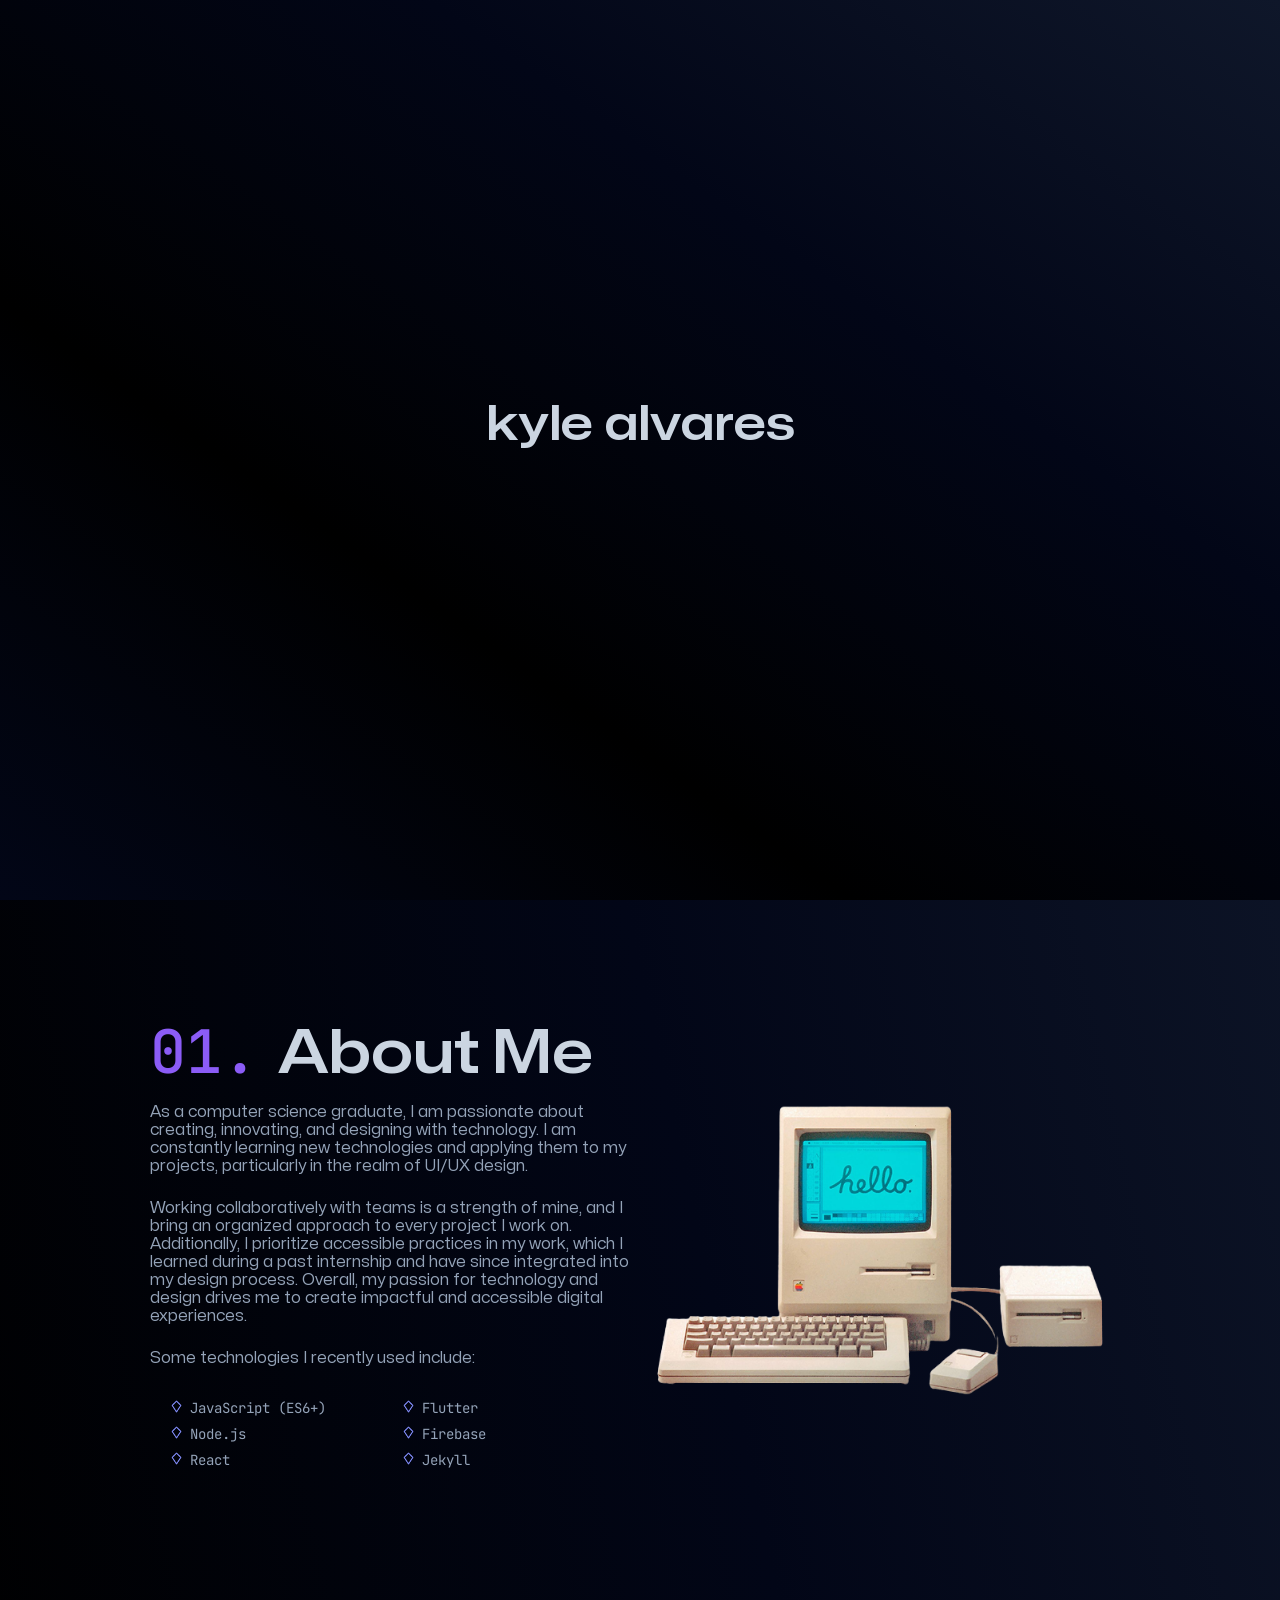
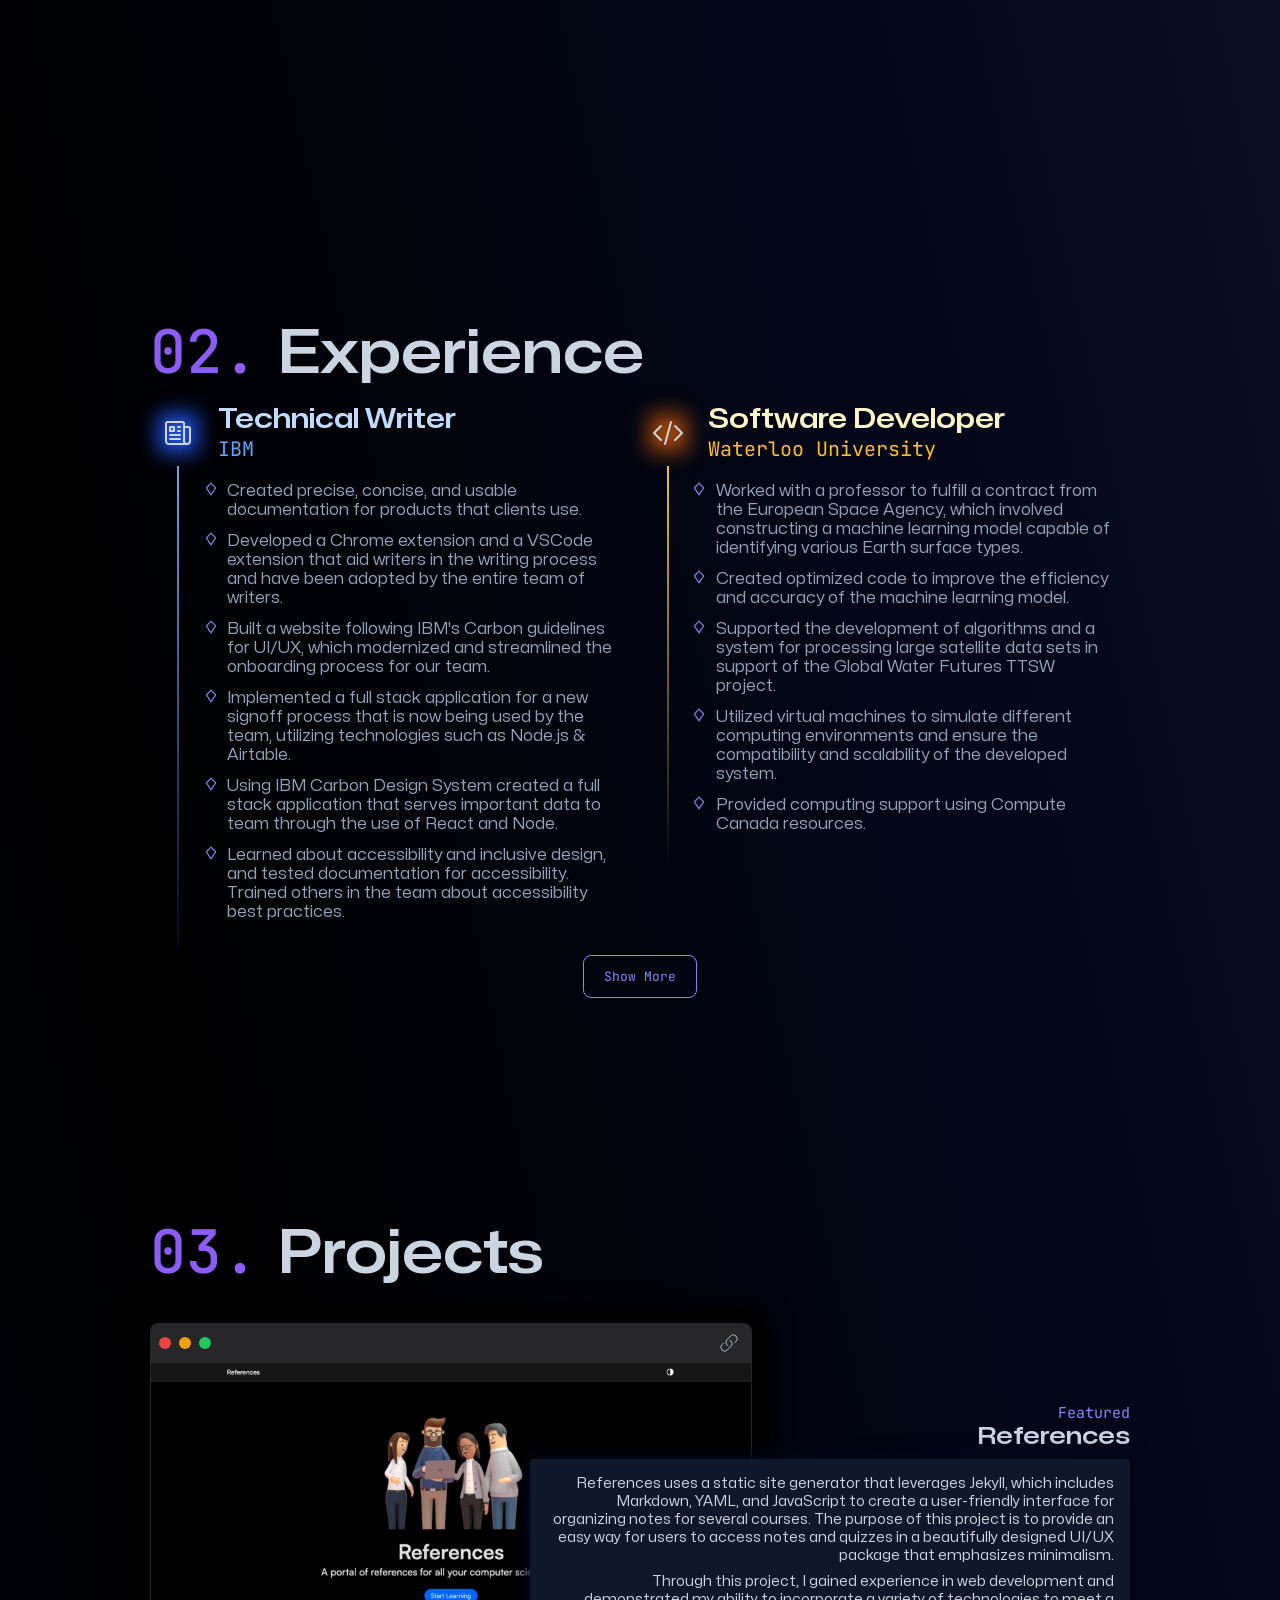
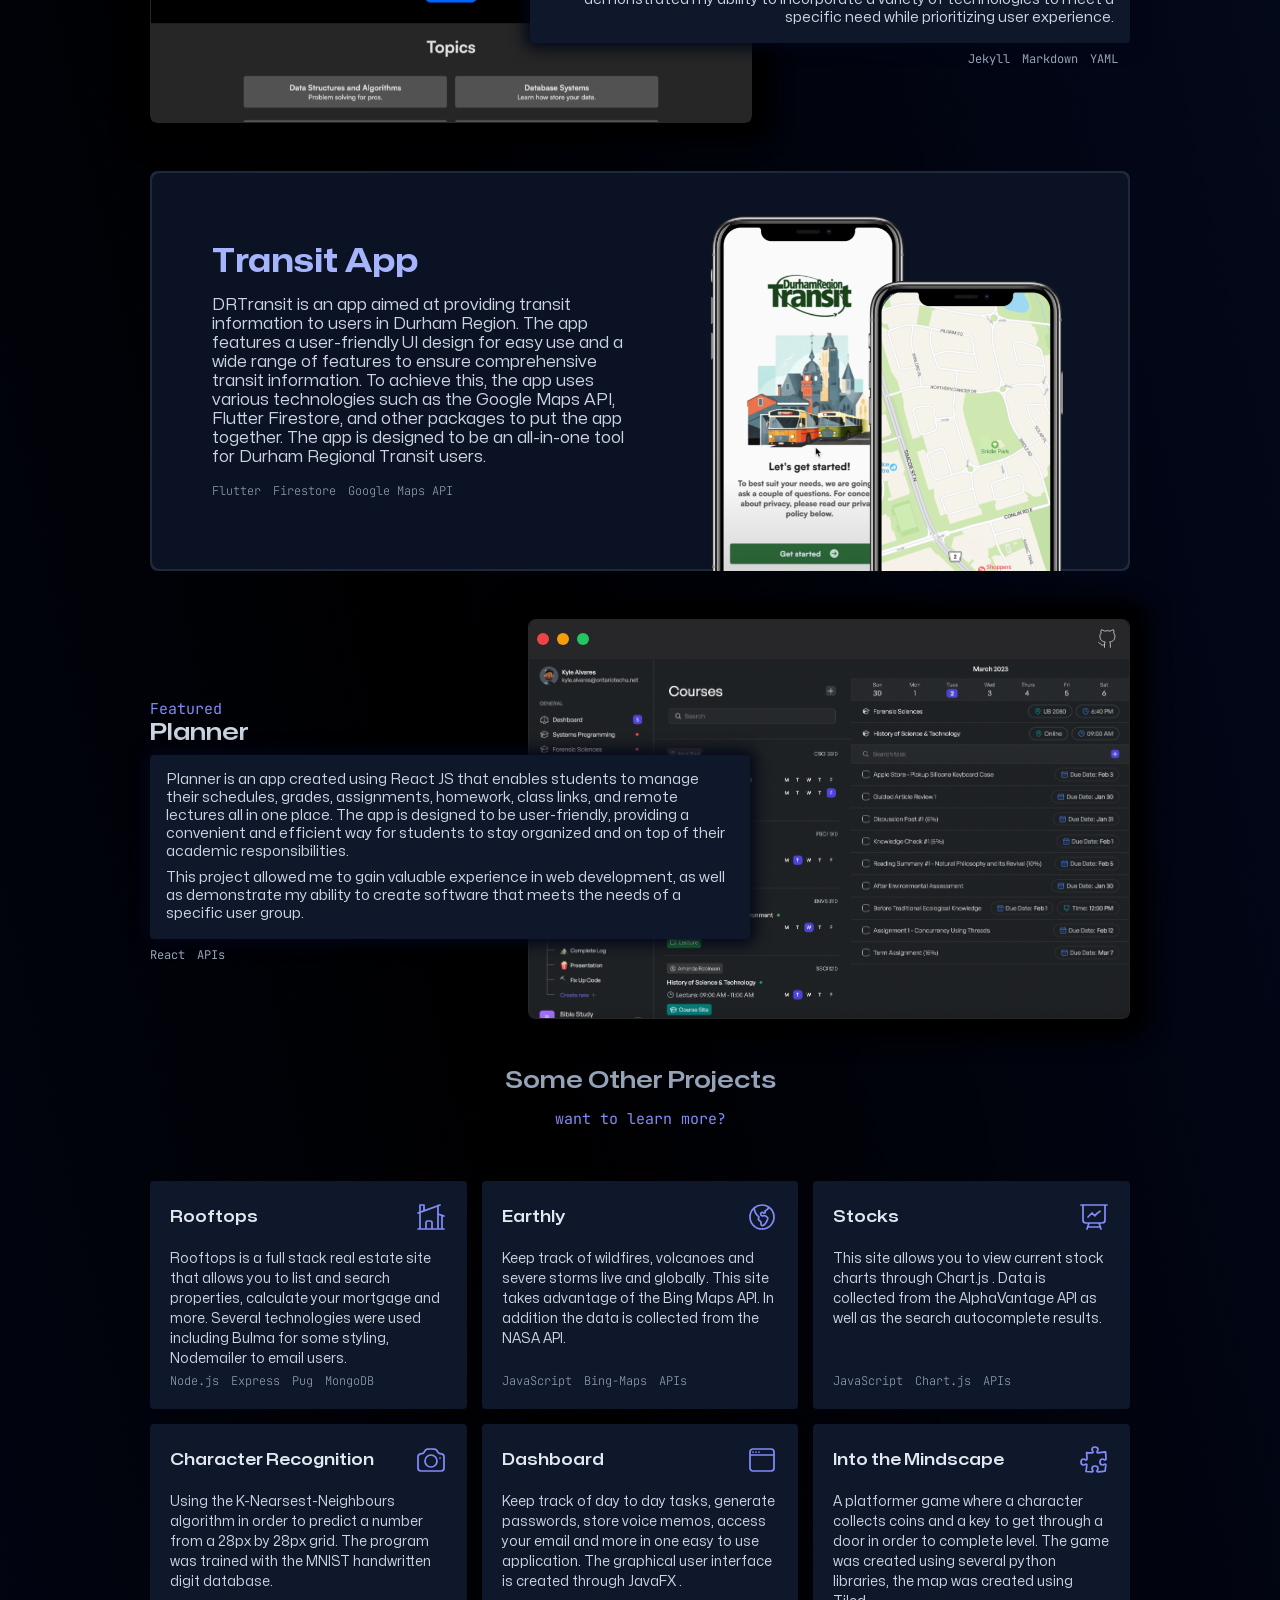
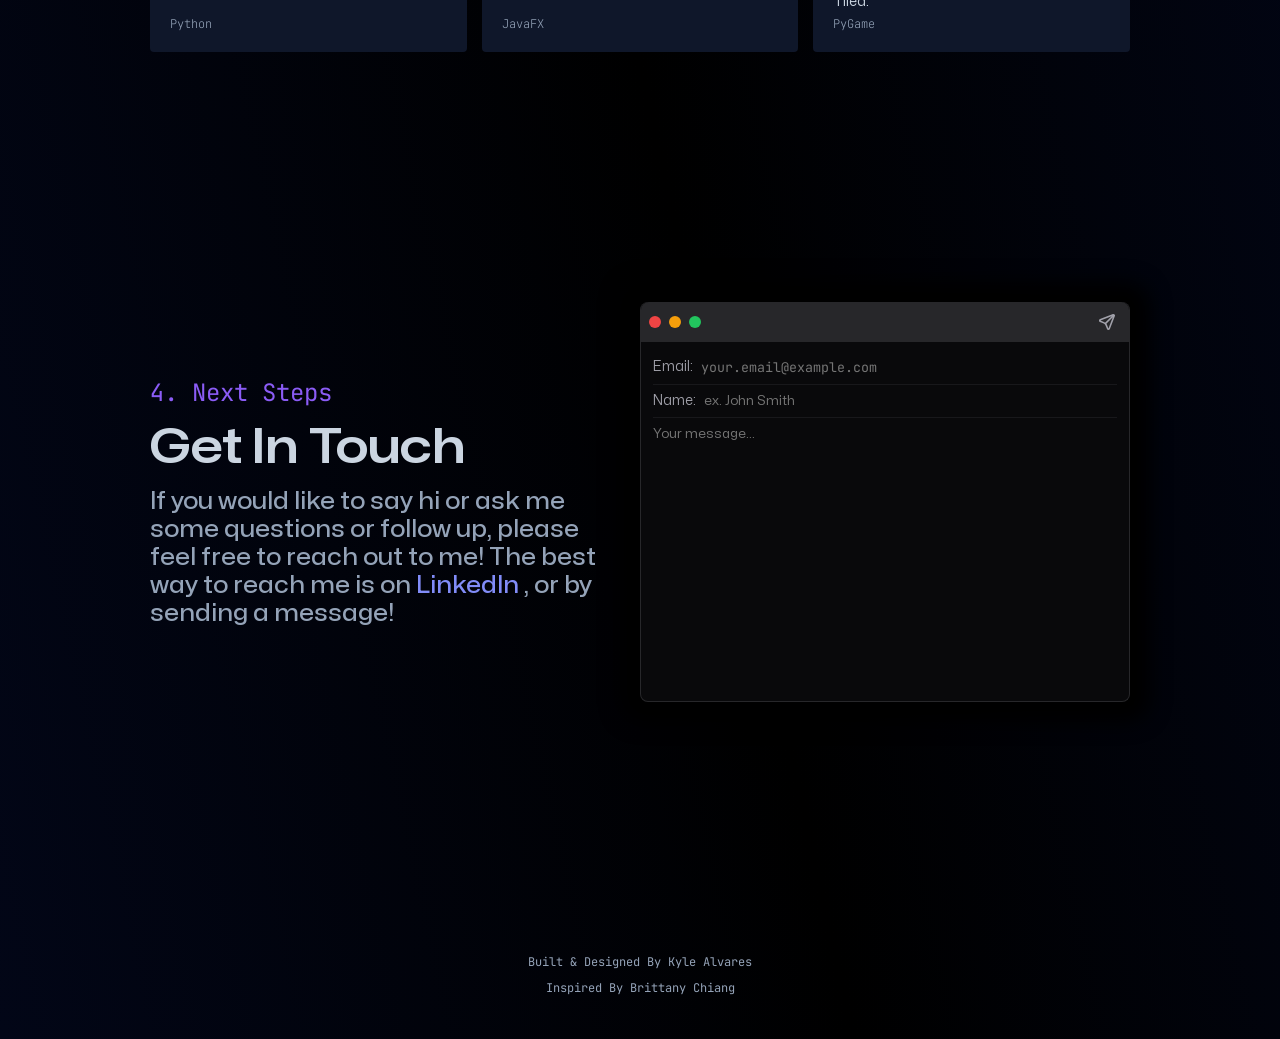
<file: index.html>
<!DOCTYPE html>
<html lang="en">

<head>
    <meta name="google-site-verification" content="GVI__kMhoRobwFnLD0f1VKs9NjcuY7ZqEzGULjCJRVM" />
    <meta charset="UTF-8">
    <meta http-equiv="X-UA-Compatible" content="IE=edge">
    <meta name="viewport" content="width=device-width, initial-scale=1.0">
    <title>Kyle Alvares</title>
    <link rel="shortcut icon" href="assets/favicon.svg">
    <link rel="preload" href="fonts/Mona-Sans.woff2" as="font" type="font/woff2" crossorigin>
    <link rel="preload" href="fonts/JetBrainsMono-Variable.woff2" as="font" type="font/woff2" crossorigin>
    <link rel="stylesheet" href="styles/style.css">
    <link rel="stylesheet" type="text/css" href="styles/tablet.css" media="screen and (max-width: 1000px)">
    <link rel="stylesheet" type="text/css" href="styles/mobile.css" media="screen and (max-width: 885px)">
    <script src="https://code.jquery.com/jquery-3.6.4.min.js"
        integrity="sha256-oP6HI9z1XaZNBrJURtCoUT5SUnxFr8s3BzRl+cbzUq8=" crossorigin="anonymous" defer></script>
    <script src="index.js" defer></script>
    <link rel="stylesheet" href="https://unpkg.com/aos@next/dist/aos.css" />
    <script src="https://unpkg.com/aos@next/dist/aos.js"></script>
</head>

<body>
    <div id="preloader" class="preloader">
        <span>k</span>
        <span>y</span>
        <span>l</span>
        <span style="margin-right: 12px;">e</span>
        <span>a</span>
        <span>l</span>
        <span>v</span>
        <span>a</span>
        <span>r</span>
        <span>e</span>
        <span>s</span>
    </div>
    <nav class="space-between">
        <div class="logo">
            <div class="blur"></div>
            <a href="#" id="logo">kyle alvares</a>
        </div>
        <div class="menu">
            <a href="#about" class="underline"><span>01.</span> About</a>
            <a href="#experience" class="underline"><span>02.</span> Experience</a>
            <a href="#projects" class="underline"><span>03.</span> Projects</a>
            <a href="#contact" class="underline"><span>04.</span> Contact</a>
            <a href="https://kylealvares.github.io/portfolio/data/Resume.pdf" target="_blank" rel="noopener" class="box-link">Resume</a>
        </div>
        <div id="hamburger" class="mobile-menu">
            <svg xmlns="http://www.w3.org/2000/svg" fill="none" viewBox="0 0 24 24" stroke-width="1.5"
                stroke="currentColor" class="w-6 h-6">
                <path stroke-linecap="round" stroke-linejoin="round"
                    d="M3.75 5.25h16.5m-16.5 4.5h16.5m-16.5 4.5h16.5m-16.5 4.5h16.5" />
            </svg>
        </div>

        <div id="mobile-menu-links">
            <a href="#about" class="underline"><span>01.</span> About</a>
            <a href="#experience" class="underline"><span>02.</span> Experience</a>
            <a href="#projects" class="underline"><span>03.</span> Projects</a>
            <a href="#contact" class="underline"><span>04.</span> Contact</a>
            <a href="https://kylealvares.github.io/portfolio/data/Resume.pdf" target="_blank" r" class="box-link">Resume</a>
        </div>
    </nav>
    <div class="content">
        <section id="intro">
            <h1>Welcome, I'm</h1>
            <h2>Kyle Alvares</h2>
            <h3>I use code to make life easier.</h3>
            <p class="desc">I recently completed by undergraduate in Computer Science and I'm passionate designing
                about creating apps and products. Currently, I work on creating products that are easy-to-use and
                accessible at
                <a href="https://www.ibm.com/" target="_blank" r" class="underline">IBM</a>.
            </p>
            <a href="#about" id="keep-reading" class="box-link">More about me!</a>
        </section>
        <div>
            <section id="about" data-aos="fade-up" data-aos-duration="1000" data-aos-delay="0" data-aos-once="true">
                <div class="space-between">
                    <div>
                        <h2><span class="accent">01.</span>About Me</h2>
                        <p>As a computer science graduate, I am passionate about creating, innovating, and designing
                            with
                            technology. I am constantly learning new technologies and applying them to my projects,
                            particularly
                            in
                            the realm of UI/UX design.
                        </p>
                        <p>
                            Working collaboratively with teams is a strength of mine, and I bring an
                            organized approach to every project I work on. Additionally, I prioritize accessible
                            practices in my
                            work, which I learned during a past internship and have since integrated into my design
                            process.
                            Overall, my passion for technology and design drives me to create impactful and accessible
                            digital
                            experiences.
                        </p>
                        <p>Some technologies I recently used include:</p>
                        <div class="flex technologies">
                            <ul>
                                <li>JavaScript (ES6+)</li>
                                <li>Node.js</li>
                                <li>React</li>
                            </ul>
                            <ul>
                                <li>Flutter</li>
                                <li>Firebase</li>
                                <li>Jekyll</li>
                            </ul>
                        </div>
                    </div>
                    <div>
                        <img id="mac" src="assets/macintosh-1984.png" alt="macintosh-1984">
                    </div>
                </div>
            </section>
        </div>
        <section id="experience" data-aos="fade-up" data-aos-duration="1000" data-aos-delay="0" data-aos-once="true">
            <h2><span class="accent">02.</span>Experience</h2>
            <div class="flex">
                <div id="writer" class="column">
                    <div class="head" data-aos="fade-in" data-aos-delay="100" data-aos-once="true">
                        <div class="icon">
                            <div class="blur"></div>
                            <svg xmlns="http://www.w3.org/2000/svg" fill="none" viewBox="0 0 24 24" stroke-width="1.5"
                                stroke="currentColor" class="w-6 h-6">
                                <path stroke-linecap="round" stroke-linejoin="round"
                                    d="M12 7.5h1.5m-1.5 3h1.5m-7.5 3h7.5m-7.5 3h7.5m3-9h3.375c.621 0 1.125.504 1.125 1.125V18a2.25 2.25 0 01-2.25 2.25M16.5 7.5V18a2.25 2.25 0 002.25 2.25M16.5 7.5V4.875c0-.621-.504-1.125-1.125-1.125H4.125C3.504 3.75 3 4.254 3 4.875V18a2.25 2.25 0 002.25 2.25h13.5M6 7.5h3v3H6v-3z" />
                            </svg>
                        </div>
                        <div>
                            <p class="role">Technical Writer</p>
                            <p class="company">IBM</p>
                        </div>
                    </div>
                    <div class="body" data-aos="fade-in" data-aos-delay="200" data-aos-once="true">
                        <div class="border"></div>
                        <div>
                            <ul>
                                <li data-aos="fade-in" data-aos-delay="150" data-aos-once="true">Created precise, concise, and usable documentation for products that clients use.
                                </li>
                                <li data-aos="fade-in" data-aos-delay="200" data-aos-once="true">Developed a Chrome extension and a VSCode extension that aid writers in the writing
                                    process and have been adopted by the entire team of writers.</li>
                                <li data-aos="fade-in" data-aos-delay="250" data-aos-once="true">Built a website following IBM's Carbon guidelines for UI/UX, which modernized and
                                    streamlined
                                    the onboarding process for our team.</li>
                                <li data-aos="fade-in" data-aos-delay="300" data-aos-once="true">Implemented a full stack application for a new signoff process that is now being
                                    used by the team, utilizing
                                    technologies such as Node.js & Airtable.</li>
                                <li data-aos="fade-in" data-aos-delay="350" data-aos-once="true">Using IBM Carbon Design System created a full stack application that serves
                                    important data to team through the use of React and Node.</li>
                                <li data-aos="fade-in" data-aos-delay="400" data-aos-once="true">Learned about accessibility and inclusive design, and tested documentation for
                                    accessibility. Trained others in the team about accessibility best practices.</li>
                            </ul>
                        </div>
                    </div>
                </div>
                <div id="waterloo" class="column">
                    <div class="head" data-aos="fade-in" data-aos-delay="100" data-aos-once="true">
                        <div class="icon">
                            <div class="blur"></div>
                            <svg xmlns="http://www.w3.org/2000/svg" fill="none" viewBox="0 0 24 24" stroke-width="1.5"
                                stroke="currentColor" class="w-6 h-6">
                                <path stroke-linecap="round" stroke-linejoin="round"
                                    d="M17.25 6.75L22.5 12l-5.25 5.25m-10.5 0L1.5 12l5.25-5.25m7.5-3l-4.5 16.5" />
                            </svg>
                        </div>
                        <div>
                            <p class="role">Software Developer</p>
                            <p class="company">Waterloo University</p>
                        </div>
                    </div>
                    <div class="body" data-aos="fade-in" data-aos-delay="200" data-aos-once="true">
                        <div class="border"></div>
                        <div>
                            <ul>
                                <li data-aos="fade-in" data-aos-delay="150" data-aos-once="true">Worked with a professor to fulfill a contract from the European Space Agency, which
                                    involved constructing a machine learning model capable of identifying various Earth
                                    surface types.</li>
                                <li data-aos="fade-in" data-aos-delay="200" data-aos-once="true">Created optimized code to improve the efficiency and accuracy of the machine
                                    learning model.</li>
                                <li data-aos="fade-in" data-aos-delay="250" data-aos-once="true">Supported the development of algorithms and a system for processing large satellite
                                    data sets in support of the Global Water Futures TTSW project.</li>
                                <li data-aos="fade-in" data-aos-delay="300" data-aos-once="true">Utilized virtual machines to simulate different computing environments and ensure
                                    the compatibility and scalability of the developed system.</li>
                                <li data-aos="fade-in" data-aos-delay="350" data-aos-once="true">Provided computing support using Compute Canada resources.</li>
                            </ul>
                        </div>
                    </div>
                </div>
            </div>
            <div class="other">
                <div id="leadership" class="column">
                    <div class="head">
                        <div class="icon">
                            <div class="blur"></div>
                            <svg xmlns="http://www.w3.org/2000/svg" fill="none" viewBox="0 0 24 24" stroke-width="1.5"
                                stroke="currentColor" class="w-6 h-6">
                                <path stroke-linecap="round" stroke-linejoin="round"
                                    d="M20.25 14.15v4.25c0 1.094-.787 2.036-1.872 2.18-2.087.277-4.216.42-6.378.42s-4.291-.143-6.378-.42c-1.085-.144-1.872-1.086-1.872-2.18v-4.25m16.5 0a2.18 2.18 0 00.75-1.661V8.706c0-1.081-.768-2.015-1.837-2.175a48.114 48.114 0 00-3.413-.387m4.5 8.006c-.194.165-.42.295-.673.38A23.978 23.978 0 0112 15.75c-2.648 0-5.195-.429-7.577-1.22a2.016 2.016 0 01-.673-.38m0 0A2.18 2.18 0 013 12.489V8.706c0-1.081.768-2.015 1.837-2.175a48.111 48.111 0 013.413-.387m7.5 0V5.25A2.25 2.25 0 0013.5 3h-3a2.25 2.25 0 00-2.25 2.25v.894m7.5 0a48.667 48.667 0 00-7.5 0M12 12.75h.008v.008H12v-.008z" />
                            </svg>
                        </div>
                        <div>
                            <p class="role">Other</p>
                            <p class="company">Work & Volunteer</p>
                        </div>
                    </div>
                    <div class="body">
                        <div class="border"></div>
                        <div>
                            <ul>
                                <li>In addition to my professional experience, I have also held leadership roles in my
                                    community. As a Camp
                                    Director, I organized and led summer camp programs for children, gaining valuable
                                    leadership and
                                    management skills. I also led a group of high schoolers on two trips to the
                                    Dominican
                                    Republic to build
                                    houses for the less fortunate, honing my project management, communication, and
                                    leadership skills while
                                    working in diverse cultural settings.</li>
                            </ul>
                        </div>
                    </div>
                </div>
                <div id="more-experience" data-aos="fade-up" data-aos-once="true">
                    <button class="box-link centered" onclick="">Show More</button>
                </div>
            </div>
        </section>
        <section id="projects">
            <h2 data-aos="fade-up" data-aos-duration="1000" data-aos-delay="0" data-aos-once="true"><span
                    class="accent">03.</span>Projects</h2>
            <div class="featured-projects">
                <div id="references" class="featured" data-aos="fade-up" data-aos-duration="800" data-aos-delay="0"
                    data-aos-once="true">
                    <div class="window" method="POST" action="https://formspree.io/f/xyyokokl">
                        <div class="app-bar space-between">
                            <div class="flex">
                                <div class="dot" style="background-color: var(--red-500);"></div>
                                <div class="dot" style="background-color: var(--amber-500);"></div>
                                <div class="dot" style="background-color: var(--green-500);"></div>
                            </div>
                            <a href="https://kylealvares.github.io/references/" target="_blank" r">
                                <svg xmlns="http://www.w3.org/2000/svg" fill="none" viewBox="0 0 24 24"
                                    stroke-width="1.5" stroke="currentColor" class="w-6 h-6">
                                    <path stroke-linecap="round" stroke-linejoin="round"
                                        d="M13.19 8.688a4.5 4.5 0 011.242 7.244l-4.5 4.5a4.5 4.5 0 01-6.364-6.364l1.757-1.757m13.35-.622l1.757-1.757a4.5 4.5 0 00-6.364-6.364l-4.5 4.5a4.5 4.5 0 001.242 7.244" />
                                </svg>
                            </a>
                        </div>
                        <div class="bg-img">
                            <!-- <img src="assets/references.png" alt="references display"> -->
                        </div>
                    </div>
                    <div class="details" data-aos="fade-up" data-aos-duration="800" data-aos-delay="0"
                        data-aos-once="true">
                        <p class="subtitle">Featured</p>
                        <p class="title">References</p>
                        <div class="desc">
                            <p>
                                References uses a static site generator that leverages Jekyll, which includes Markdown,
                                YAML, and
                                JavaScript to create a user-friendly interface for organizing notes for several courses.
                                The purpose of this project is to provide an easy way for users to access notes and
                                quizzes
                                in a beautifully designed UI/UX package that emphasizes minimalism.
                            </p>
                            <p>
                                Through this project, I
                                gained experience in web development and demonstrated my ability to incorporate a
                                variety of
                                technologies to meet a specific need while prioritizing user experience.
                            </p>
                        </div>
                        <ul class="tech">
                            <li>Jekyll</li>
                            <li>Markdown</li>
                            <li>YAML</li>
                        </ul>
                    </div>
                </div>

                <div class="box-wrap" data-aos="fade-up" data-aos-duration="800" data-aos-delay="0"
                    data-aos-once="true">
                    <div class="box">
                        <div class="box-content featured-box space-between">
                            <div class="text">
                                <div class="title">Transit App</div>
                                <div class="body">DRTransit is an app aimed at providing transit information to users in
                                    Durham
                                    Region. The app features a user-friendly UI design for easy use and a wide range of
                                    features to
                                    ensure comprehensive transit information. To achieve this, the app uses various
                                    technologies
                                    such as the Google Maps API, Flutter Firestore, and other packages to put the app
                                    together. The
                                    app is designed to be an all-in-one tool for Durham Regional Transit users.
                                </div>
                                <ul class="tech">
                                    <li>Flutter</li>
                                    <li>Firestore</li>
                                    <li>Google Maps API</li>
                                </ul>
                            </div>
                            <img height="400px" src="assets/drt-iphones-light.png" alt="transit app screenshot">
                        </div>
                    </div>
                </div>

                <div id="planner" class="featured" data-aos="fade-up" data-aos-duration="800" data-aos-delay="0"
                    data-aos-once="true">
                    <div class="details" data-aos="fade-up" data-aos-duration="800" data-aos-delay="0"
                        data-aos-once="true">
                        <p class="subtitle">Featured</p>
                        <p class="title">Planner</p>
                        <div class="desc">
                            <p>Planner is an app created using React JS that enables students to manage their schedules,
                                grades, assignments, homework, class links, and remote lectures all in one place. The
                                app is
                                designed to be user-friendly, providing a convenient and efficient way for students to
                                stay
                                organized and on top of their academic responsibilities.
                            </p>
                            <p>
                                This project allowed me to gain valuable experience in web development, as well as
                                demonstrate my ability to create software that meets the needs of a specific user group.
                            </p>
                        </div>
                        <ul class="tech">
                            <li>React</li>
                            <li>APIs</li>
                        </ul>
                    </div>
                    <div class="window" method="POST" action="https://formspree.io/f/xyyokokl">
                        <div class="app-bar space-between">
                            <div class="flex">
                                <div class="dot" style="background-color: var(--red-500);"></div>
                                <div class="dot" style="background-color: var(--amber-500);"></div>
                                <div class="dot" style="background-color: var(--green-500);"></div>
                            </div>
                            <a href="https://github.com/Kyle-Alvares/courses" target="_blank" r">
                                <svg xmlns="http://www.w3.org/2000/svg" role="img" viewBox="0 0 24 24" fill="none"
                                    stroke="currentColor" stroke-width="2" stroke-linecap="round"
                                    stroke-linejoin="round" class="feather feather-github">
                                    <title>GitHub</title>
                                    <path
                                        d="M9 19c-5 1.5-5-2.5-7-3m14 6v-3.87a3.37 3.37 0 0 0-.94-2.61c3.14-.35 6.44-1.54 6.44-7A5.44 5.44 0 0 0 20 4.77 5.07 5.07 0 0 0 19.91 1S18.73.65 16 2.48a13.38 13.38 0 0 0-7 0C6.27.65 5.09 1 5.09 1A5.07 5.07 0 0 0 5 4.77a5.44 5.44 0 0 0-1.5 3.78c0 5.42 3.3 6.61 6.44 7A3.37 3.37 0 0 0 9 18.13V22">
                                    </path>
                                </svg>
                            </a>
                        </div>
                        <div class="bg-img"></div>
                    </div>
                </div>
            </div>
            <div class="featured-projects-mobile">

                <div class="window" data-aos="fade-up" data-aos-duration="800" data-aos-delay="0" data-aos-once="true">
                    <div class="app-bar space-between">
                        <div class="flex">
                            <div class="dot" style="background-color: var(--red-500);"></div>
                            <div class="dot" style="background-color: var(--amber-500);"></div>
                            <div class="dot" style="background-color: var(--green-500);"></div>
                        </div>
                        <a href="https://kylealvares.github.io/references/" target="_blank" r">
                            <svg xmlns="http://www.w3.org/2000/svg" fill="none" viewBox="0 0 24 24" stroke-width="1.5"
                                stroke="currentColor" class="w-6 h-6">
                                <path stroke-linecap="round" stroke-linejoin="round"
                                    d="M13.19 8.688a4.5 4.5 0 011.242 7.244l-4.5 4.5a4.5 4.5 0 01-6.364-6.364l1.757-1.757m13.35-.622l1.757-1.757a4.5 4.5 0 00-6.364-6.364l-4.5 4.5a4.5 4.5 0 001.242 7.244" />
                            </svg>
                        </a>
                    </div>
                    <div class="bg-img" id="reference-window">
                        <!-- <img src="assets/references.png" alt="references display"> -->
                    </div>
                </div>
                <div class="details" data-aos="fade-up" data-aos-duration="800" data-aos-delay="0" data-aos-once="true">
                    <p class="subtitle">Featured</p>
                    <p class="title">References</p>
                    <div class="desc">
                        <p>
                            References uses a static site generator that leverages Jekyll, which includes Markdown,
                            YAML, and
                            JavaScript to create a user-friendly interface for organizing notes for several courses.
                            The purpose of this project is to provide an easy way for users to access notes and
                            quizzes
                            in a beautifully designed UI/UX package that emphasizes minimalism.
                        </p>
                        <p>
                            Through this project, I
                            gained experience in web development and demonstrated my ability to incorporate a
                            variety of
                            technologies to meet a specific need while prioritizing user experience.
                        </p>
                    </div>
                    <ul class="tech">
                        <li>Jekyll</li>
                        <li>Markdown</li>
                        <li>YAML</li>
                    </ul>
                </div>


                <div class="box-wrap" data-aos="fade-up" data-aos-duration="800" data-aos-delay="0"
                    data-aos-once="true">
                    <div class="box">
                        <div class="box-content featured-box space-between">
                            <div class="text">
                                <div class="title">Transit App</div>
                                <div class="body">DRTransit is an app aimed at providing transit information to users in
                                    Durham
                                    Region. The app features a user-friendly UI design for easy use and a wide range of
                                    features to
                                    ensure comprehensive transit information. To achieve this, the app uses various
                                    technologies
                                    such as the Google Maps API, Flutter Firestore, and other packages to put the app
                                    together. The
                                    app is designed to be an all-in-one tool for Durham Regional Transit users.
                                </div>
                                <ul class="tech">
                                    <li>Flutter</li>
                                    <li>Firestore</li>
                                    <li>Google Maps API</li>
                                </ul>
                            </div>
                            <img height="400px" src="assets/drt-iphones-light.png" alt="transit app screenshot">
                        </div>
                    </div>
                </div>

                <div class="window" data-aos="fade-up" data-aos-duration="800" data-aos-delay="0" data-aos-once="true">
                    <div class="app-bar space-between">
                        <div class="flex">
                            <div class="dot" style="background-color: var(--red-500);"></div>
                            <div class="dot" style="background-color: var(--amber-500);"></div>
                            <div class="dot" style="background-color: var(--green-500);"></div>
                        </div>
                        <a href="https://github.com/Kyle-Alvares/courses" target="_blank" r">
                            <svg xmlns="http://www.w3.org/2000/svg" role="img" viewBox="0 0 24 24" fill="none"
                                stroke="currentColor" stroke-width="2" stroke-linecap="round" stroke-linejoin="round"
                                class="feather feather-github">
                                <title>GitHub</title>
                                <path
                                    d="M9 19c-5 1.5-5-2.5-7-3m14 6v-3.87a3.37 3.37 0 0 0-.94-2.61c3.14-.35 6.44-1.54 6.44-7A5.44 5.44 0 0 0 20 4.77 5.07 5.07 0 0 0 19.91 1S18.73.65 16 2.48a13.38 13.38 0 0 0-7 0C6.27.65 5.09 1 5.09 1A5.07 5.07 0 0 0 5 4.77a5.44 5.44 0 0 0-1.5 3.78c0 5.42 3.3 6.61 6.44 7A3.37 3.37 0 0 0 9 18.13V22">
                                </path>
                            </svg>
                        </a>
                    </div>
                    <div class="bg-img" id="planner-window"></div>
                </div>
                <div class="details" data-aos="fade-up" data-aos-duration="800" data-aos-delay="0" data-aos-once="true">
                    <p class="subtitle">Featured</p>
                    <p class="title">Planner</p>
                    <div class="desc">
                        <p>Planner is an app created using React JS that enables students to manage their schedules,
                            grades, assignments, homework, class links, and remote lectures all in one place. The
                            app is
                            designed to be user-friendly, providing a convenient and efficient way for students to
                            stay
                            organized and on top of their academic responsibilities.
                        </p>
                        <p>
                            This project allowed me to gain valuable experience in web development, as well as
                            demonstrate my ability to create software that meets the needs of a specific user group.
                        </p>
                    </div>
                    <ul class="tech">
                        <li>React</li>
                        <li>APIs</li>
                    </ul>
                </div>
                
            </div>

            <p class="center" id="other-projects" data-aos="fade-up" data-aos-delay="0" data-aos-once="true">Some Other
                Projects</p>
            <p class="center" data-aos="fade-up" data-aos-delay="100" data-aos-once="true">
                <a href="#contact" class="subtitle underline">want to learn more?</a>
            </p>
            <div class="grid">
                <div class="tile" data-aos="fade-up" data-aos-delay="0" data-aos-once="true">
                    <div class="space-between">
                        <div class="title">Rooftops</div>
                        <svg xmlns="http://www.w3.org/2000/svg" fill="none" viewBox="0 0 24 24" stroke-width="1.5"
                            stroke="currentColor" class="w-6 h-6">
                            <path stroke-linecap="round" stroke-linejoin="round"
                                d="M8.25 21v-4.875c0-.621.504-1.125 1.125-1.125h2.25c.621 0 1.125.504 1.125 1.125V21m0 0h4.5V3.545M12.75 21h7.5V10.75M2.25 21h1.5m18 0h-18M2.25 9l4.5-1.636M18.75 3l-1.5.545m0 6.205l3 1m1.5.5l-1.5-.5M6.75 7.364V3h-3v18m3-13.636l10.5-3.819" />
                        </svg>
                    </div>
                    <div class="body">Rooftops is a full stack real estate site that allows you to list and search
                        properties, calculate your mortgage and more. Several technologies were used including Bulma for
                        some styling, Nodemailer to email users.</div>
                    <div class="tech">
                        <ul>
                            <li>Node.js</li>
                            <li>Express</li>
                            <li>Pug</li>
                            <li>MongoDB</li>
                        </ul>
                    </div>
                </div>
                <div class="tile" data-aos="fade-up" data-aos-delay="100" data-aos-once="true">
                    <div class="space-between">
                        <div class="title">Earthly</div>
                        <svg xmlns="http://www.w3.org/2000/svg" fill="none" viewBox="0 0 24 24" stroke-width="1.5"
                            stroke="currentColor" class="w-6 h-6">
                            <path stroke-linecap="round" stroke-linejoin="round"
                                d="M6.115 5.19l.319 1.913A6 6 0 008.11 10.36L9.75 12l-.387.775c-.217.433-.132.956.21 1.298l1.348 1.348c.21.21.329.497.329.795v1.089c0 .426.24.815.622 1.006l.153.076c.433.217.956.132 1.298-.21l.723-.723a8.7 8.7 0 002.288-4.042 1.087 1.087 0 00-.358-1.099l-1.33-1.108c-.251-.21-.582-.299-.905-.245l-1.17.195a1.125 1.125 0 01-.98-.314l-.295-.295a1.125 1.125 0 010-1.591l.13-.132a1.125 1.125 0 011.3-.21l.603.302a.809.809 0 001.086-1.086L14.25 7.5l1.256-.837a4.5 4.5 0 001.528-1.732l.146-.292M6.115 5.19A9 9 0 1017.18 4.64M6.115 5.19A8.965 8.965 0 0112 3c1.929 0 3.716.607 5.18 1.64" />
                        </svg>
                    </div>
                    <div class="body">Keep track of wildfires, volcanoes and severe storms live and globally. This site
                        takes advantage of the Bing Maps API. In addition the data is collected from the NASA API.</div>
                    <div class="tech">
                        <ul>
                            <li>JavaScript</li>
                            <li>Bing-Maps</li>
                            <li>APIs</li>
                        </ul>
                    </div>
                </div>
                <div class="tile" data-aos="fade-up" data-aos-delay="200" data-aos-once="true">
                    <div class="space-between">
                        <div class="title">Stocks</div>
                        <svg xmlns="http://www.w3.org/2000/svg" fill="none" viewBox="0 0 24 24" stroke-width="1.5"
                            stroke="currentColor" class="w-6 h-6">
                            <path stroke-linecap="round" stroke-linejoin="round"
                                d="M3.75 3v11.25A2.25 2.25 0 006 16.5h2.25M3.75 3h-1.5m1.5 0h16.5m0 0h1.5m-1.5 0v11.25A2.25 2.25 0 0118 16.5h-2.25m-7.5 0h7.5m-7.5 0l-1 3m8.5-3l1 3m0 0l.5 1.5m-.5-1.5h-9.5m0 0l-.5 1.5m.75-9l3-3 2.148 2.148A12.061 12.061 0 0116.5 7.605" />
                        </svg>
                    </div>
                    <div class="body">This site allows you to view current stock charts through Chart.js . Data is
                        collected from the AlphaVantage API as well as the search autocomplete results.</div>
                    <div class="tech">
                        <ul>
                            <li>JavaScript</li>
                            <li>Chart.js</li>
                            <li>APIs</li>
                        </ul>
                    </div>
                </div>
                <div class="tile" data-aos="fade-up" data-aos-delay="0" data-aos-once="true">
                    <div class="space-between">
                        <div class="title">Character Recognition</div>
                        <svg xmlns="http://www.w3.org/2000/svg" fill="none" viewBox="0 0 24 24" stroke-width="1.5"
                            stroke="currentColor" class="w-6 h-6">
                            <path stroke-linecap="round" stroke-linejoin="round"
                                d="M6.827 6.175A2.31 2.31 0 015.186 7.23c-.38.054-.757.112-1.134.175C2.999 7.58 2.25 8.507 2.25 9.574V18a2.25 2.25 0 002.25 2.25h15A2.25 2.25 0 0021.75 18V9.574c0-1.067-.75-1.994-1.802-2.169a47.865 47.865 0 00-1.134-.175 2.31 2.31 0 01-1.64-1.055l-.822-1.316a2.192 2.192 0 00-1.736-1.039 48.774 48.774 0 00-5.232 0 2.192 2.192 0 00-1.736 1.039l-.821 1.316z" />
                            <path stroke-linecap="round" stroke-linejoin="round"
                                d="M16.5 12.75a4.5 4.5 0 11-9 0 4.5 4.5 0 019 0zM18.75 10.5h.008v.008h-.008V10.5z" />
                        </svg>
                    </div>
                    <div class="body">Using the K-Nearsest-Neighbours algorithm in order to predict a number from a 28px
                        by 28px grid. The program was trained with the MNIST handwritten digit database.</div>
                    <div class="tech">
                        <ul>
                            <li>Python</li>
                        </ul>
                    </div>
                </div>
                <div class="tile" data-aos="fade-up" data-aos-delay="100" data-aos-once="true">
                    <div class="space-between">
                        <div class="title">Dashboard</div>
                        <svg xmlns="http://www.w3.org/2000/svg" fill="none" viewBox="0 0 24 24" stroke-width="1.5"
                            stroke="currentColor" class="w-6 h-6">
                            <path stroke-linecap="round" stroke-linejoin="round"
                                d="M3 8.25V18a2.25 2.25 0 002.25 2.25h13.5A2.25 2.25 0 0021 18V8.25m-18 0V6a2.25 2.25 0 012.25-2.25h13.5A2.25 2.25 0 0121 6v2.25m-18 0h18M5.25 6h.008v.008H5.25V6zM7.5 6h.008v.008H7.5V6zm2.25 0h.008v.008H9.75V6z" />
                        </svg>
                    </div>
                    <div class="body">Keep track of day to day tasks, generate passwords, store voice memos, access your
                        email and more in one easy to use application. The graphical user interface is created through
                        JavaFX .</div>
                    <div class="tech">
                        <ul>
                            <li>JavaFX</li>
                        </ul>
                    </div>
                </div>
                <div class="tile" data-aos="fade-up" data-aos-delay="200" data-aos-once="true">
                    <div class="space-between">
                        <div class="title">Into the Mindscape</div>
                        <svg xmlns="http://www.w3.org/2000/svg" fill="none" viewBox="0 0 24 24" stroke-width="1.5"
                            stroke="currentColor" class="w-6 h-6">
                            <path stroke-linecap="round" stroke-linejoin="round"
                                d="M14.25 6.087c0-.355.186-.676.401-.959.221-.29.349-.634.349-1.003 0-1.036-1.007-1.875-2.25-1.875s-2.25.84-2.25 1.875c0 .369.128.713.349 1.003.215.283.401.604.401.959v0a.64.64 0 01-.657.643 48.39 48.39 0 01-4.163-.3c.186 1.613.293 3.25.315 4.907a.656.656 0 01-.658.663v0c-.355 0-.676-.186-.959-.401a1.647 1.647 0 00-1.003-.349c-1.036 0-1.875 1.007-1.875 2.25s.84 2.25 1.875 2.25c.369 0 .713-.128 1.003-.349.283-.215.604-.401.959-.401v0c.31 0 .555.26.532.57a48.039 48.039 0 01-.642 5.056c1.518.19 3.058.309 4.616.354a.64.64 0 00.657-.643v0c0-.355-.186-.676-.401-.959a1.647 1.647 0 01-.349-1.003c0-1.035 1.008-1.875 2.25-1.875 1.243 0 2.25.84 2.25 1.875 0 .369-.128.713-.349 1.003-.215.283-.4.604-.4.959v0c0 .333.277.599.61.58a48.1 48.1 0 005.427-.63 48.05 48.05 0 00.582-4.717.532.532 0 00-.533-.57v0c-.355 0-.676.186-.959.401-.29.221-.634.349-1.003.349-1.035 0-1.875-1.007-1.875-2.25s.84-2.25 1.875-2.25c.37 0 .713.128 1.003.349.283.215.604.401.96.401v0a.656.656 0 00.658-.663 48.422 48.422 0 00-.37-5.36c-1.886.342-3.81.574-5.766.689a.578.578 0 01-.61-.58v0z" />
                        </svg>
                    </div>
                    <div class="body">A platformer game where a character collects coins and a key to get through a door
                        in order to complete level. The game was created using several python libraries, the map was
                        created using Tiled.</div>
                    <div class="tech">
                        <ul>
                            <li>PyGame</li>
                        </ul>
                    </div>
                </div>
            </div>
        </section>
        <section id="contact" class="space-between">
            <div class="column">
                <p class="accent" data-aos="fade-up" data-aos-delay="0" data-aos-once="true">4. Next Steps</p>
                <h2 data-aos="fade-up" data-aos-delay="50" data-aos-once="true">Get In Touch</h2>
                <p class="reach-out" data-aos="fade-up" data-aos-delay="100" data-aos-once="true">
                    If you would like to say hi or ask me some questions or follow up, please feel free to reach out to
                    me!
                    The best way to reach me is on
                    <a href="https://www.linkedin.com/in/kyle-alvares/" target="_blank" r" class="underline">LinkedIn</a>
                    , or by sending a message!
                </p>
            </div>
            <div class="column" data-aos="fade-up" data-aos-delay="100" data-aos-once="true">
                <form class="window" method="POST" action="https://formspree.io/f/xyyokokl">
                    <div class="app-bar space-between">
                        <div class="flex">
                            <div class="dot" style="background-color: var(--red-500);"></div>
                            <div class="dot" style="background-color: var(--amber-500);"></div>
                            <div class="dot" style="background-color: var(--green-500);"></div>
                        </div>
                        <button title="Send">
                            <svg xmlns="http://www.w3.org/2000/svg" viewBox="-2 -2 24 24" width="24"
                                fill="currentColor">
                                <path
                                    d="M16.907 4.44l-7.655 7.655c.227.325.42.676.575 1.048l1.91 4.599 5.17-13.303zm-9.002 6.308l7.656-7.656-13.303 5.17 4.599 1.911a5.51 5.51 0 0 1 1.048.575zm11.618-7.862l-6.027 15.506c-.38.98-1.477 1.483-2.449 1.124a1.831 1.831 0 0 1-1.057-1.017L8.08 13.9a3.662 3.662 0 0 0-1.98-1.98l-4.6-1.91C.546 9.613.11 8.51.528 7.544a1.95 1.95 0 0 1 1.08-1.04L17.114.475a1.852 1.852 0 0 1 2.41 2.41z">
                                </path>
                            </svg>
                        </button>
                    </div>
                    <div class="form">
                        <div class="email">
                            <label for="email">Email: </label>
                            <input type="text" name="email" placeholder="your.email@example.com" required>
                            <!-- <input id="email" type="text" name="email" placeholder="your.email@example.com" oninput="resizeInput()" required> -->
                        </div>
                        <div class="contact-name">
                            <label for="name">Name: </label>
                            <input type="text" name="name" placeholder="ex. John Smith" required>
                        </div>
                        <div class="message">
                            <textarea name="message" cols="30" rows="10" placeholder="Your message..."
                                required></textarea>
                        </div>
                    </div>
                </form>
            </div>
        </section>
        <footer data-aos="fade-up" data-aos-once="true">
            <a href="https://github.com/kylealvares/kylealvares.github.io" target="_blank" r">
                Built & Designed By Kyle Alvares
            </a>
            <p>
                <a href="https://brittanychiang.com/" target="_blank" r">
                    Inspired By Brittany Chiang
                </a>
            </p>
        </footer>
    </div>
</body>

</html>
</file>
<file: styles/style.css>
@import 'colors.css';
@import 'fonts.css';
@import 'animations.css';
@import 'preloader.css';
@import 'sections/intro.css';

:root {
    --sans-font: 'Mona Sans', system-ui, -apple-system, BlinkMacSystemFont, 'Segoe UI', Roboto, Oxygen, Ubuntu, Cantarell, 'Open Sans', 'Helvetica Neue', sans-serif;
    --mono-font: 'Jet Brains', monospace;
    --accent: var(--indigo-400);
    --nav-height: 100px;
}

* {
    padding: 0;
    margin: 0;
    box-sizing: border-box;
    scroll-behavior: smooth;
    color: var(--slate-300);
    font-family: var(--sans-font);
}

html {
    background: var(--slate-950);
}

body {
    display: flex;
    justify-content: center;
    min-height: 100vh;
    /* min-width: 100vw; */
    background: linear-gradient(to bottom left, var(--slate-900), var(--slate-950), black, var(--slate-950));
}

h1 {
    font-size: 20px;
    font-weight: 300;
    font-family: var(--mono-font);
    color: var(--accent);
    margin-bottom: 32px;
}

h2,
h3 {
    font-size: 60px;
    font-weight: 600;
    color: var(--slate-300);
    margin: 12px 0;
    font-stretch: 125%;
}

h3 {
    color: var(--slate-400);
    margin-bottom: 24px;
}

p {
    font-size: 24px;
}

a {
    color: var(--accent);
    text-decoration: none;
}

a.underline {
    position: relative;
}

a.underline::before {
    content: '';
    position: absolute;
    bottom: -5px;
    left: 0;
    width: 0;
    height: 2px;
    background-color: var(--accent);
    transition: width 0.3s ease-in-out;
}

a.underline:hover::before {
    width: 100%;
}

.box-link {
    background-color: transparent;
    display: inline-block;
    font-family: var(--mono-font);
    font-size: 15px;
    padding: 12px 24px;
    border: 1px solid var(--accent);
    border-radius: 8px;
    transition: 0.1s ease-out;
    color: var(--accent);
}

.box-link:hover {
    cursor: pointer;
    background-color: var(--accent);
    color: var(--slate-950);
    transition: 0.1s ease-in;
}

li {
    margin-bottom: 8px;
    font-size: 18px;
    color: var(--slate-400);
}

.content {
    width: 1324px;
    padding: 0 150px;
}

.accent {
    font-family: var(--mono-font);
    color: var(--violet-500);
}

section {
    min-height: 100vh;
}

section h2 span {
    margin-right: 20px;
}

section#about p {
    line-height: 18px;
    font-size: 16px;
    font-stretch: 108%;
    margin-bottom: 24px;
    color: var(--slate-400);
}

#keep-reading {
    margin-top: 48px;
}

#mac {
    width: 500px;
}

#experience,
#about {
    padding-top: var(--nav-height);
}

#experience .role {
    font-stretch: 125%;
    font-weight: 600;
    font-size: 28px;
}

#experience .company {
    font-family: var(--mono-font);
    font-size: 20px;
}

#experience .body li {
    font-size: 16px;
    margin-bottom: 12px;
    font-stretch: 110%;
    color: var(--slate-400);
}

#more-experience {
    display: flex;
    justify-content: center;
}

#more-experience button {
    font-size: 13px;
    padding: 12px 20px;
}

.technologies ul {
    margin-top: 0;
    margin-right: 48px;
}

.technologies li {
    font-family: var(--mono-font);
    font-size: 14px;
    margin-bottom: 8px;
    /* line-height: 24px; */
}

ul {
    display: inline-block;
    padding: 0.5em;
    padding-left: 2em;
    margin: 0.5em;
}

ul {
    list-style: none;
}

ul>li {
    clear: left;
}

ul>li:before {
    content: "";
    height: 1em;
    width: 1em;
    display: block;
    float: left;
    margin-left: -1.5em;
    background-position: center;
    background-repeat: no-repeat;
    background-size: 100%;
}

ul>li:before {
    /* background-image: url('data:image/svg+xml;utf8,<svg xmlns="http://www.w3.org/2000/svg"  viewBox="0 0 50 50" stroke="white" fill="white" width="150px" height="150px"><path d="M 25.746094 1.5 A 1.0001 1.0001 0 0 0 25.65625 1.5039062 A 1.0001 1.0001 0 0 0 25.587891 1.5117188 A 1.0001 1.0001 0 0 0 25.458984 1.5390625 A 1.0001 1.0001 0 0 0 25.376953 1.5683594 A 1.0001 1.0001 0 0 0 25.361328 1.5742188 A 1.0001 1.0001 0 0 0 25.308594 1.5976562 A 1.0001 1.0001 0 0 0 25.271484 1.6152344 A 1.0001 1.0001 0 0 0 25.234375 1.6367188 A 1.0001 1.0001 0 0 0 25.1875 1.6640625 A 1.0001 1.0001 0 0 0 25.179688 1.6699219 A 1.0001 1.0001 0 0 0 25.107422 1.7226562 A 1.0001 1.0001 0 0 0 25.048828 1.7753906 A 1.0001 1.0001 0 0 0 25.033203 1.7890625 A 1.0001 1.0001 0 0 0 25.029297 1.7929688 L 24.943359 1.8789062 A 1.0001 1.0001 0 0 0 24.732422 2.0898438 L 13.779297 13.042969 L 2.5292969 24.292969 A 1.0007041 1.0007041 0 0 0 2.4628906 24.367188 A 1.0007041 1.0007041 0 0 0 2.4023438 24.447266 A 1.0007041 1.0007041 0 0 0 2.3515625 24.533203 A 1.0007041 1.0007041 0 0 0 2.2773438 24.71875 A 1.0007041 1.0007041 0 0 0 2.2539062 24.816406 A 1.0007041 1.0007041 0 0 0 2.2402344 24.914062 A 1.0007041 1.0007041 0 0 0 2.2363281 25.015625 A 1.0007041 1.0007041 0 0 0 2.2402344 25.09375 A 1.0001 1.0001 0 0 0 2.2441406 25.125 A 1.0007041 1.0007041 0 0 0 2.2597656 25.212891 A 1.0007041 1.0007041 0 0 0 2.28125 25.292969 A 1.0001 1.0001 0 0 0 2.2890625 25.318359 A 1.0007041 1.0007041 0 0 0 2.3222656 25.402344 A 1.0007041 1.0007041 0 0 0 2.3554688 25.472656 A 1.0001 1.0001 0 0 0 2.3710938 25.501953 A 1.0007041 1.0007041 0 0 0 2.4199219 25.574219 A 1.0001 1.0001 0 0 0 2.4199219 25.576172 A 1.0007041 1.0007041 0 0 0 2.4570312 25.625 A 1.0001 1.0001 0 0 0 2.4960938 25.671875 A 1.0007041 1.0007041 0 0 0 2.5019531 25.679688 A 1.0001 1.0001 0 0 0 2.5292969 25.707031 A 1.0007041 1.0007041 0 0 0 2.5722656 25.75 L 24.957031 48.134766 A 1.0001 1.0001 0 0 0 26.568359 48.076172 L 47.171875 26.027344 A 1.0001 1.0001 0 0 0 47.173828 26.025391 A 1.0001 1.0001 0 0 0 47.464844 25.714844 L 47.494141 25.683594 A 1.0001 1.0001 0 0 0 47.751953 25.152344 A 1.0001 1.0001 0 0 0 47.617188 24.478516 A 1.0001 1.0001 0 0 0 47.496094 24.320312 A 1.0001 1.0001 0 0 0 47.494141 24.316406 L 26.466797 1.8164062 A 1.0001 1.0001 0 0 0 26.460938 1.8105469 A 1.0001 1.0001 0 0 0 26.457031 1.8085938 A 1.0001 1.0001 0 0 0 26.316406 1.6855469 A 1.0001 1.0001 0 0 0 26.308594 1.6796875 A 1.0001 1.0001 0 0 0 26.232422 1.6308594 A 1.0001 1.0001 0 0 0 26.224609 1.6269531 A 1.0001 1.0001 0 0 0 26.142578 1.5859375 A 1.0001 1.0001 0 0 0 26.134766 1.5820312 A 1.0001 1.0001 0 0 0 26.048828 1.5507812 A 1.0001 1.0001 0 0 0 25.976562 1.5292969 A 1.0001 1.0001 0 0 0 25.953125 1.5234375 A 1.0001 1.0001 0 0 0 25.943359 1.5214844 A 1.0001 1.0001 0 0 0 25.933594 1.5195312 A 1.0001 1.0001 0 0 0 25.845703 1.5058594 A 1.0001 1.0001 0 0 0 25.746094 1.5 z M 25.167969 5.3925781 L 28.783203 20.140625 L 17.822266 17.65625 L 25.167969 5.3925781 z M 27.285156 5.6230469 L 44.097656 23.613281 L 30.962891 20.634766 L 27.285156 5.6230469 z M 20.714844 8.9355469 L 15.492188 17.650391 L 8.390625 21.259766 L 15.193359 14.457031 L 20.714844 8.9355469 z M 17.775391 19.695312 L 29.314453 22.310547 L 31.755859 32.273438 L 20.818359 29.083984 L 17.775391 19.695312 z M 15.703125 19.787109 L 18.496094 28.408203 L 5.9414062 24.746094 L 15.703125 19.787109 z M 31.494141 22.804688 L 43.9375 25.626953 L 33.783203 32.144531 L 31.494141 22.804688 z M 6.703125 27.052734 L 19.242188 30.708984 L 23.501953 43.851562 L 6.703125 27.052734 z M 40.566406 30.166016 L 30.210938 41.246094 L 33.820312 34.496094 L 40.566406 30.166016 z M 21.564453 31.384766 L 31.644531 34.324219 L 25.962891 44.955078 L 21.564453 31.384766 z"/></svg>'); */
    background-image: url('/assets/kite.png');
    background-size: 90%;
    background-position: center;
    transition: background-size 0.3s;
    -webkit-transition: background-size 0.3s;
}

.space-between {
    display: flex;
    justify-content: space-between;
    align-items: center;
}

.center {
    text-align: center;
}

.centered {
    display: flex;
    justify-content: center;
}

.flex {
    display: flex;
}

.column {
    flex: 1;
}

.column .head {
    display: inline-flex;
    align-items: center;
}

.column .body {
    display: inline-flex;
}

.column svg {
    height: 32px;
    width: 32px;
}

.column .icon {
    position: relative;
    display: flex;
    justify-content: center;
    align-items: center;
    height: 56px;
    width: 56px;
    border-radius: 50%;
    margin-right: 12px;
}

.icon .blur,
.icon svg {
    position: absolute;
    top: 50%;
    left: 50%;
    transform: translate(-50%, -50%);
}

.icon .blur {
    border-radius: 50%;
}

.column .border {
    width: 24px;
}

.column .border {
    margin-left: 27px;
    border-left: 2px solid white;
}

#writer .blur {
    box-shadow: 0 0 20px 20px var(--blue-700), 0 0 10px 10px var(--indigo-900), 0 0 10px 10px var(--slate-950);
}

#writer .role {
    color: var(--blue-200);
}

#writer .company {
    color: var(--blue-400);
}

#writer .border {
    border-image: linear-gradient(to bottom, var(--blue-400), var(--slate-950)) 1;
}

#waterloo .blur {
    box-shadow: 0 0 20px 20px var(--amber-800), 0 0 10px 10px var(--yellow-900), 0 0 10px 10px var(--slate-950);
}

#waterloo .role {
    color: var(--amber-100);
}

#waterloo .company {
    color: var(--amber-400);
}

#waterloo .border {
    border-image: linear-gradient(to bottom, var(--amber-400), var(--slate-950)) 1;
}

#leadership {
    display: none;
}

#leadership .blur {
    box-shadow: 0 0 20px 20px var(--green-800), 0 0 10px 10px var(--green-900), 0 0 10px 10px var(--slate-950);
}

#leadership .role {
    color: var(--green-100);
}

#leadership .company {
    color: var(--green-400);
}

#leadership .border {
    border-image: linear-gradient(to bottom, var(--green-400), var(--slate-950)) 1;
}

#projects {
    padding-top: var(--nav-height);
}

#projects h2 {
    margin-bottom: 32px;
}

.featured-projects-mobile {
    display: none;
}

.featured {
    margin-bottom: 48px;
    position: relative;
    height: 400px;
}

.featured .title,
.featured-projects-mobile .title {
    font-weight: 600;
    font-stretch: 125%;
}

.featured .desc,
.featured-projects-mobile .desc {
    margin: 8px 0;
    background-color: var(--slate-900);
    padding: 16px;
    border-radius: 4px;
    box-shadow: 0 0 15px 5px var(--slate-950);
}

.featured .desc p,
.featured-projects-mobile .desc p {
    font-size: 15px;
    color: var(--slate-300);
}

.featured .desc p:not(:last-child),
.featured-projects-mobile .desc p:not(:last-child) {
    margin-bottom: 8px;
}

.featured ul,
.featured-projects-mobile ul {
    display: flex;
    margin: 0;
    padding: 0;
}

#references ul {
    justify-content: end;
}

.featured li::before,
    .featured-projects-mobile li::before {
    background-image: none;
}

.featured li,
.featured-projects-mobile li {
    font-family: var(--mono-font);
    font-size: 12px;
    margin-right: 12px;
}

#references .details {
    text-align: right;
}

#references .window {
    position: absolute;
    top: 0;
    left: 0;
    z-index: 0;
}

#references .details {
    position: absolute;
    right: 0;
    top: 20%;
    width: 600px;
    z-index: 1;
}

#planner .details {
    text-align: left;
}

#planner .window {
    position: absolute;
    top: 0;
    right: 0;
    z-index: 0;
}

#planner .details {
    position: absolute;
    left: 0;
    top: 20%;
    width: 600px;
    z-index: 1;
}

.window .bg-img {
    height: 359px;
    width: 600px;
    background-size: cover;
    background-position: top;
    border-bottom-left-radius: 4px;
    border-bottom-right-radius: 4px;
}

#references .window .bg-img,
.featured-projects-mobile #reference-window {
    background-image: url('/assets/references.png');
}

#planner .window .bg-img,
.featured-projects-mobile #planner-window { 
    background-image: url('/assets/planner.png');
}

#other-projects {
    font-size: 24px;
    font-weight: 600;
    font-stretch: 125%;
    color: var(--slate-400);
    margin-bottom: 8px;
}

.grid {
    list-style: none;
    padding: 0px;
    margin: 50px 0px 0px;
    display: grid;
    grid-template-columns: repeat(auto-fill, minmax(300px, 1fr));
    gap: 15px;
    position: relative;
}

.tile {
    background-color: var(--slate-900);
    border-radius: 4px;
    padding: 20px;
}

.tile svg {
    height: 32px;
    width: 32px;
    margin-bottom: 16px;
    stroke-width: 1.3px;
    stroke: var(--accent);
}

.tile .title {
    font-weight: 600;
    font-stretch: 125%;
    color: var(--slate-200);
    margin-bottom: 16px;
}

.tile .body {
    height: 100px;
    font-size: 14px;
    line-height: 20px;
    color: var(--slate-300);
    margin-bottom: 24px;
}

.tile ul,
.featured-box ul {
    display: flex;
    padding: 0;
    margin: 0;
}

.tile li:before,
.featured-box li:before {
    background-image: none;
}

.tile li,
.featured-box li {
    font-family: var(--mono-font);
    font-weight: 200;
    font-size: 12px;
    margin-bottom: 0;
    margin-right: 12px;
}

.subtitle {
    font-family: var(--mono-font);
    font-weight: 400;
    font-size: 15px;
    color: var(--accent);
}

.featured-box .text {
    padding-left: 60px;
}

.featured-box .title {
    color: var(--indigo-300);
    font-stretch: 125%;
    font-weight: 700;
    font-size: 32px;
}

.featured-box .body {
    font-stretch: 110%;
    margin: 16px 0;
}


#contact {
    width: 100%;
}

.window {
    height: 400px;
    background-color: var(--zinc-950);
    border: 1px solid var(--zinc-800);
    border-top: none;
    border-radius: 8px;
    box-shadow: 0 0 20px 20px black;
}

.app-bar {
    display: flex;
    align-items: center;
    padding: 0 8px;
    height: 40px;
    background-color: var(--zinc-800);
    border-top-left-radius: 8px;
    border-top-right-radius: 8px;
}

.dot {
    height: 12px;
    width: 12px;
    border-radius: 50%;
    margin-right: 8px;
}

#contact .form {
    padding: 8px 12px;
}

label {
    font-stretch: 100%;
    font-weight: 375;
    margin-right: 8px;
    font-size: 14px;
    color: var(--zinc-400);
}

input {
    color: var(--zinc-300);
}

input,
textarea {
    width: 100%;
    display: block;
    background-color: transparent;
    border: none;
    outline: none;
}

textarea {
    padding: 8px 0;
    resize: none;
    height: 260px;
    color: var(--zinc-200);
}

.email,
.contact-name {
    padding: 8px 0;
    display: flex;
    align-items: center;
    border-bottom: 1px solid var(--zinc-900);
}

.email input {
    font-family: var(--mono-font);
    /* background-color: var(--indigo-700);
    padding: 4px;
    border-radius: 2px; */
}

.submit {
    display: flex;
    justify-content: end;
}

.window button svg,
.window a svg {
    stroke-width: 1px;
    height: 20px;
    width: 20px;
    fill: var(--zinc-400);
}

.window a svg {
    fill: none;
}

.window button,
.window a {
    display: flex;
    justify-content: center;
    align-items: center;
    padding: 4px;
    border-radius: 4px;
    outline: none;
    border: none;
    background-color: transparent
        /* background-image: linear-gradient(to bottom, var(--indigo-600), var(--indigo-800)); */
}

.window button:hover,
.window a:hover {
    cursor: pointer;
    background-color: var(--zinc-700);
}

.reach-out {
    font-weight: 500;
    font-stretch: 110%;
    max-width: 475px;
    color: var(--slate-400);
    /* text-align: center; */
}


#contact h2 {
    font-size: 48px;
}

footer {
    padding-bottom: 40px;
    text-align: center;
}

footer a {
    font-family: var(--mono-font);
    color: var(--slate-400);
    font-size: 12px;
    transition: 0.1s ease-out;
}

footer a:hover {
    color: var(--accent);
    transition: 0.1s ease-in;
}

.mobile-menu {
    display: none;
}

#mobile-menu-links {
    display: none;
}

nav {
    position: fixed;
    align-items: center;
    padding: 0 100px;
    top: 0;
    left: 0;
    padding-top: 30px;
    height: 70px;
    width: 100%;
    backdrop-filter: blur(10px);
    -webkit-backdrop-filter: blur(10px);
    z-index: 9;
}

nav a {
    display: inline-block;
    margin-right: 12px;
    font-size: 13px;
    color: var(--slate-400);
}

nav span {
    font-family: var(--mono-font);
    color: var(--accent);
}

nav .box-link {
    font-family: var(--mono-font);
    font-size: 13px;
    padding: 8px 12px;
    color: var(--accent);
}

/* CSS for onload animation */
nav a {
    opacity: 0;
    transform: translateY(-30px);
    transition: opacity 0.3s ease-in, transform 0.3s ease;
}

nav a:nth-of-type(1) {
    transition-delay: 1.8s;
}

nav a:nth-of-type(2) {
    transition-delay: 2.2s;
}

nav a:nth-of-type(3) {
    transition-delay: 2.4s;
}

nav a:nth-of-type(4) {
    transition-delay: 2.6s;
}

nav a:nth-of-type(5) {
    transition-delay: 2.8s;
}

nav.loaded a {
    opacity: 1;
    transform: translateY(0);
}

#logo {
    display: inline-block;
    font-size: 16px;
    font-weight: 600;
    font-stretch: 125%;
    transition: 0.1s ease-out;
}

.logo {
    position: relative;
    display: inline-block;
}

.logo .blur {
    position: absolute;
    top: 0;
    left: 0;
    right: 0;
    bottom: 0;
    transition: 0.3s ease;
}

.logo:hover .blur {
    filter: blur(15px);
    z-index: -1;
    box-shadow: 0px 0px 20px 0px var(--slate-100), 0px 0px 10px 0px var(--slate-600);
    transition: 0.3s ease;
}

*,
*:before,
*:after {
    box-sizing: border-box;
    position: relative;
}

.box-wrap {
    margin-bottom: 48px;
}

.box {
    height: 400px;
    --x-px: calc(var(--x) * 1px);
    --y-px: calc(var(--y) * 1px);
    --border: 2px;
    background: var(--slate-800);
    border-radius: 8px;
    overflow: hidden;
}

.box:before,
.box:after {
    content: "";
    display: block;
    position: absolute;
    top: 0;
    left: 0;
    height: 100%;
    width: 100%;
    inset: 0px;
    border-radius: inherit;
    background: radial-gradient(1000px circle at var(--x-px) var(--y-px), #4338caaa, transparent 40%);
}

.box:before {
    z-index: 1;
}

.box:after {
    opacity: 0;
    z-index: 1;
    transition: opacity 0.4s ease;
}

.box:hover:after {
    opacity: 1;
}

.box-content {
    background: #020617aa;
    border-radius: inherit;
    text-decoration: none;
    z-index: 2;
    position: absolute;
    inset: var(--border);
}
</file>
<file: styles/tablet.css>
nav {
    padding: 0 25px;
}

.menu {
    display: none;
}

#mobile-menu-links {
    position: fixed;
    top: 30px;
    left: 0;
    width: 100vw;
    height: 100vh;
    margin-top: 32px;
    padding-top: 32px;
    background-color: var(--slate-950);
    z-index: 12;
}

#mobile-menu-links a:first-child {
    margin-top: 32px;
}

#mobile-menu-links a {
    text-align: center;
    font-size: 16px;
    margin-bottom: 40px;
    display: block;
    font-stretch: 125%;
    font-weight: 600;
}

#mobile-menu-links a.box-link { 
    margin: auto;
    width: 100px;
    font-size: 14px;
}


.mobile-menu {
    display: block;
    cursor: pointer;
}

.mobile-menu svg {
    height: 24px;
    width: 24px;
    stroke: var(--slate-400);
    fill: var(--slate-400);
}

.content {
    padding: 0 50px;
    width: 100%;
}

section {
    margin-bottom: 24px;
}

section#intro h2,
section#intro h3 {
    font-size: clamp(2.5rem, 3vw, 4rem);
}

section#intro p.desc {
    max-width: 80%;
    font-size: clamp(1.2rem, 1vw, 2rem);
    line-height: 26px;
}

section:not(#intro) h2 {
    width: 100%;
    font-size: clamp(2rem, 2.2vw, 3rem);
}

#about img {
    display: block;
    margin: auto;
    text-align: center;
    width: 90%;
}

#experience .column {
    width: 90%;
}

#experience .flex {
    display: block;
    width: 100%;
}

#contact {
    padding-top: 100px;
    display: block;
}

.reach-out {
    font-size: clamp(1rem, 1.5vw, 2rem);
    max-width: 475px;
    margin-bottom: 32px;
}

.space-between {
    display: flex;
    flex-wrap: wrap;
}

.space-between img {
    margin: auto;
    text-align: center;
}

.box-link {
    font-size: 14px;
}
</file>
<file: styles/mobile.css>
.preloader span {
    font-size: 32px;
}

nav {
    padding: 0 25px;
}

.content {
    padding: 0 25px;
}

section#intro p.desc {
    max-width: 100%;
}

section#about p {
    padding-right: 24px;
}

.featured-projects {
    display: none;
}

.featured-projects-mobile {
    display: block;
}

.featured-projects-mobile .window {
    margin-bottom: 40px;
}

.featured-projects-mobile .details {
    margin-bottom: 64px;
}

.featured-projects-mobile #reference-window,
.featured-projects-mobile #planner-window {
    width: auto;
}

.featured-box {
    padding-top: 50px;
}

.featured-box .text {
    padding: 0 40px;
}

.box {
    height: 650px;
}
</file>
